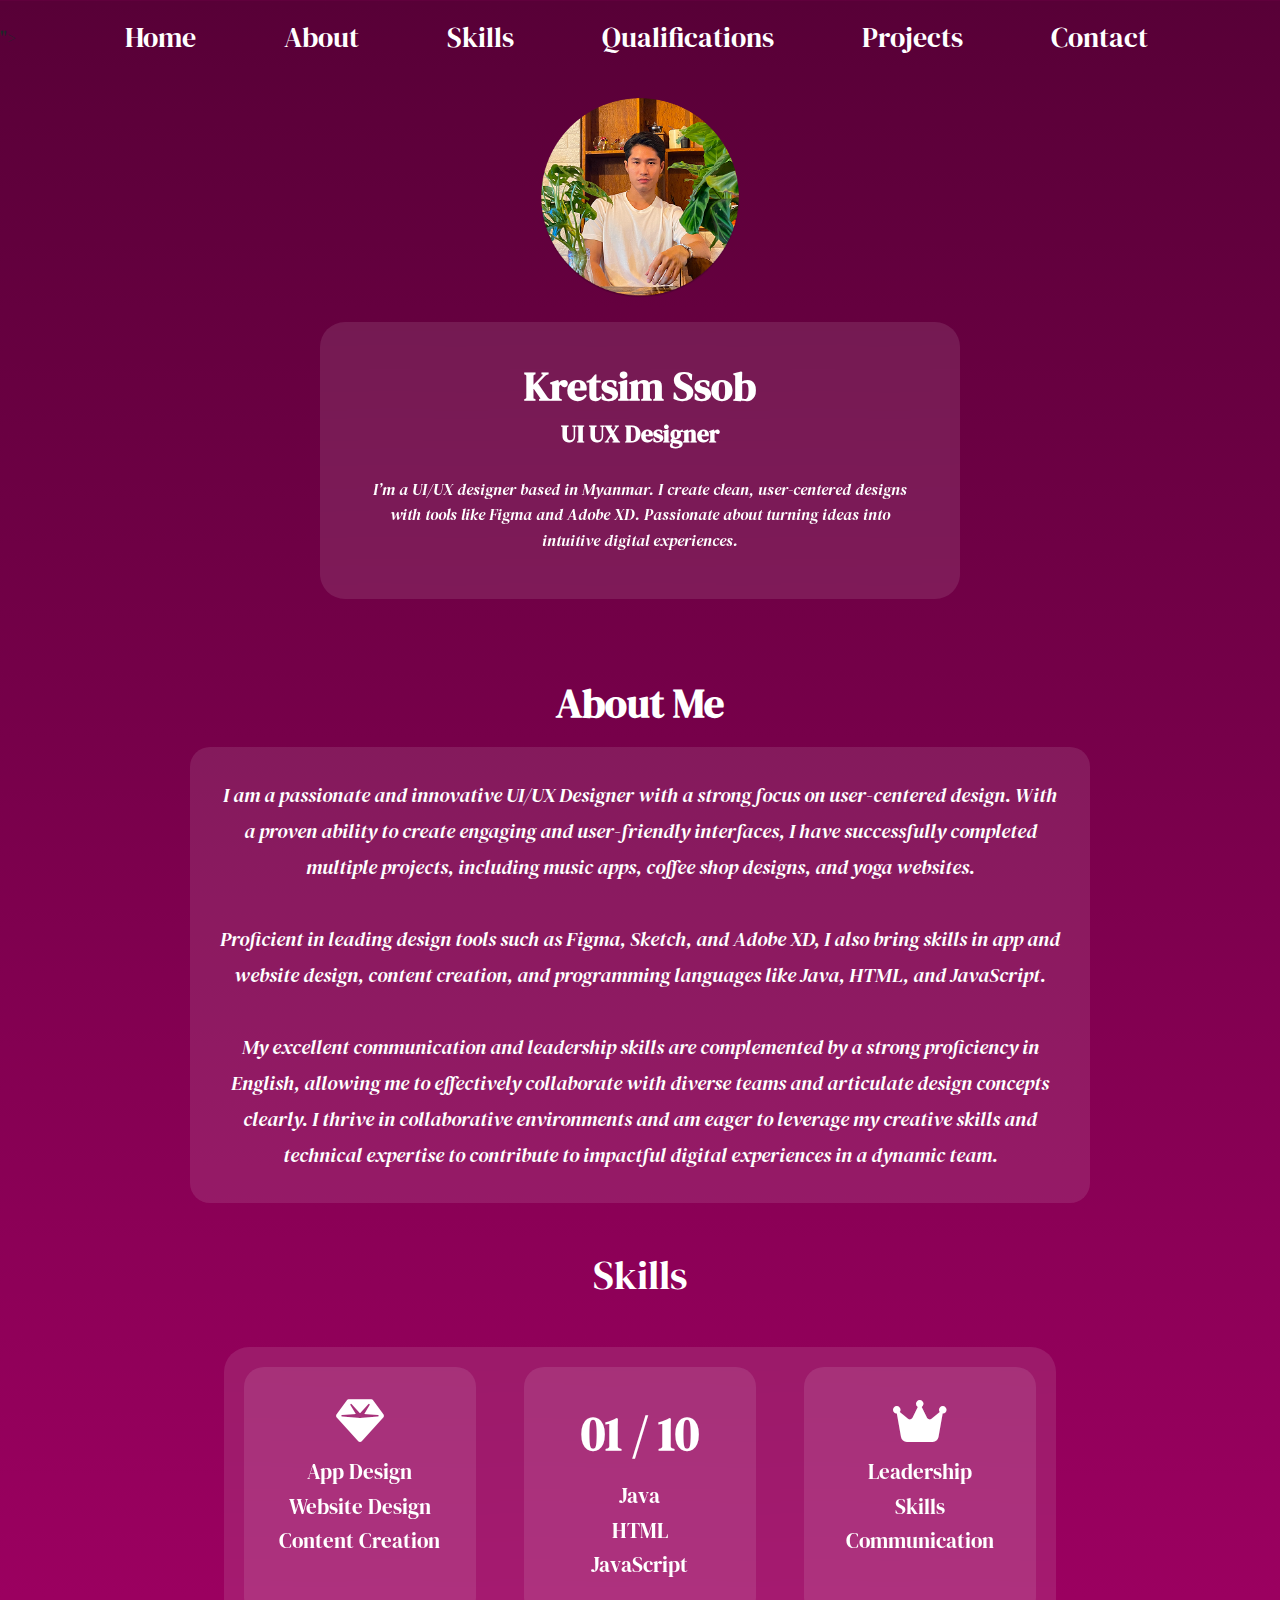
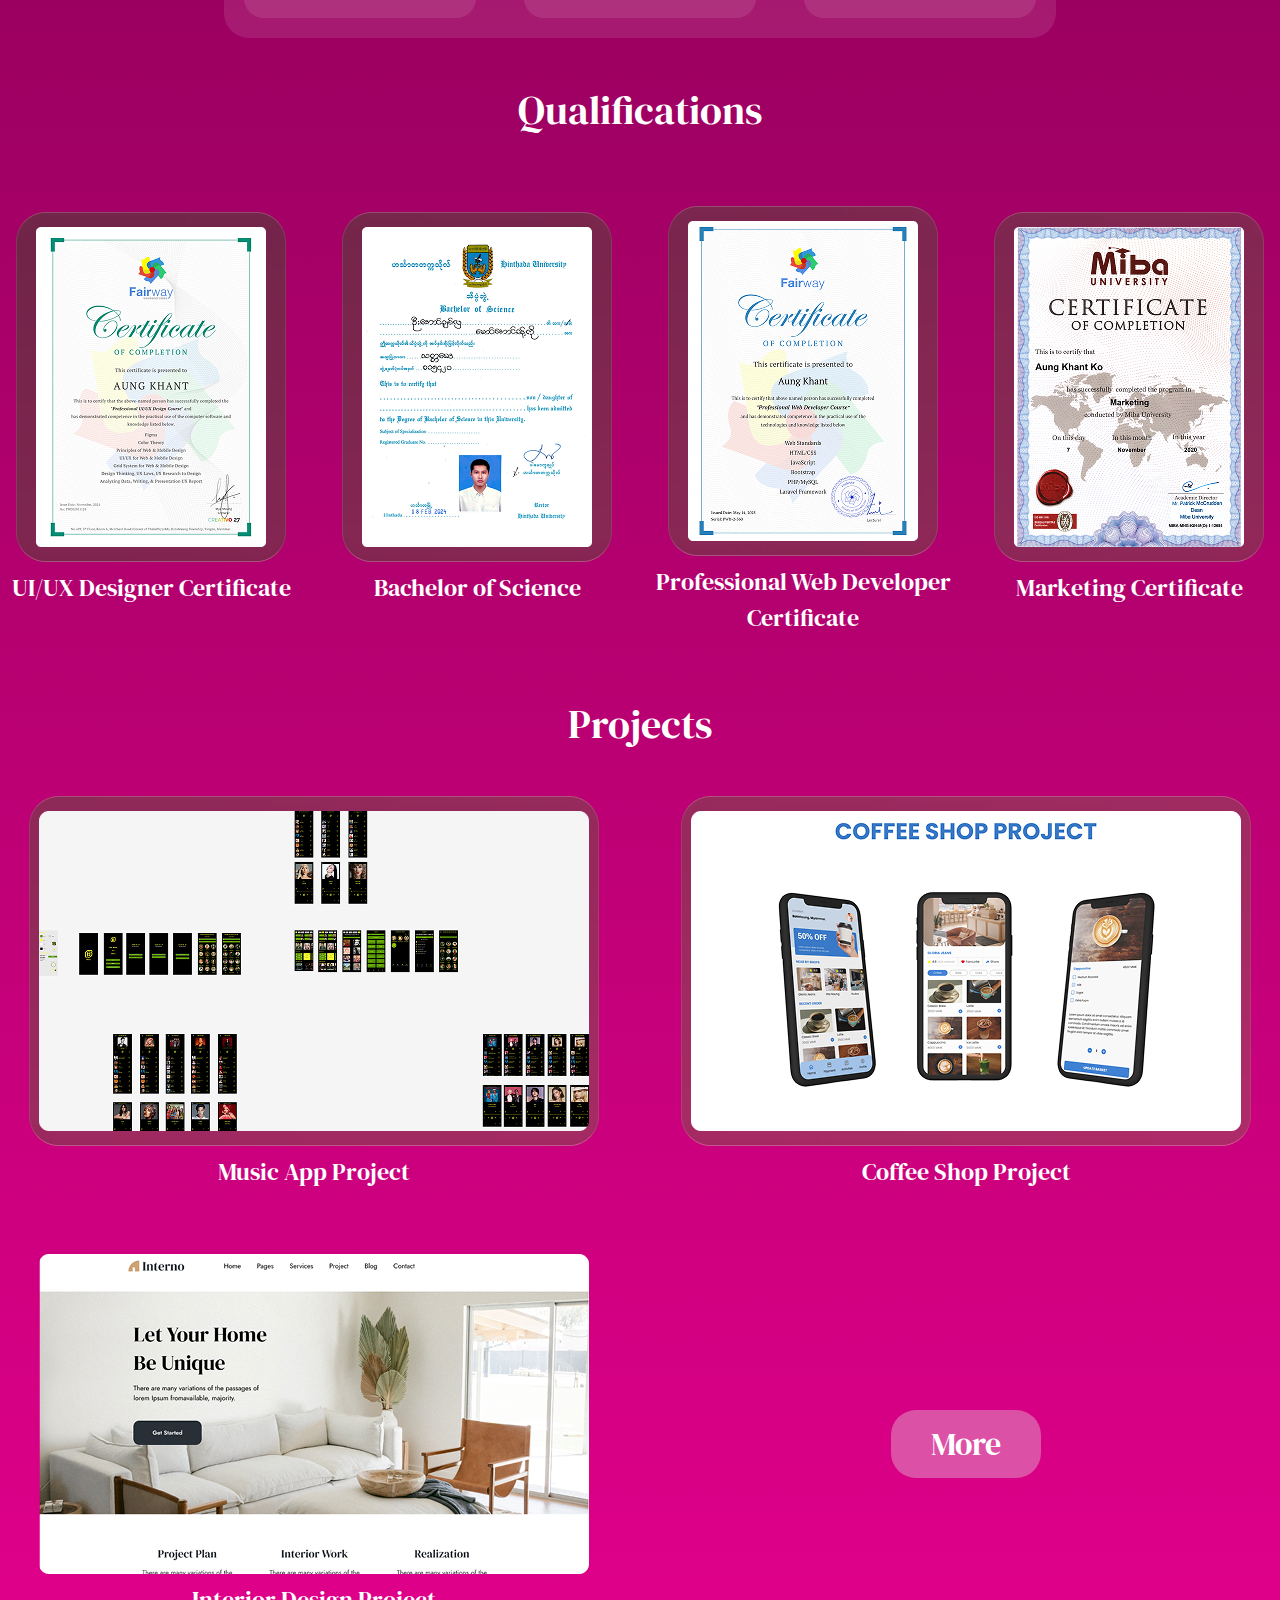
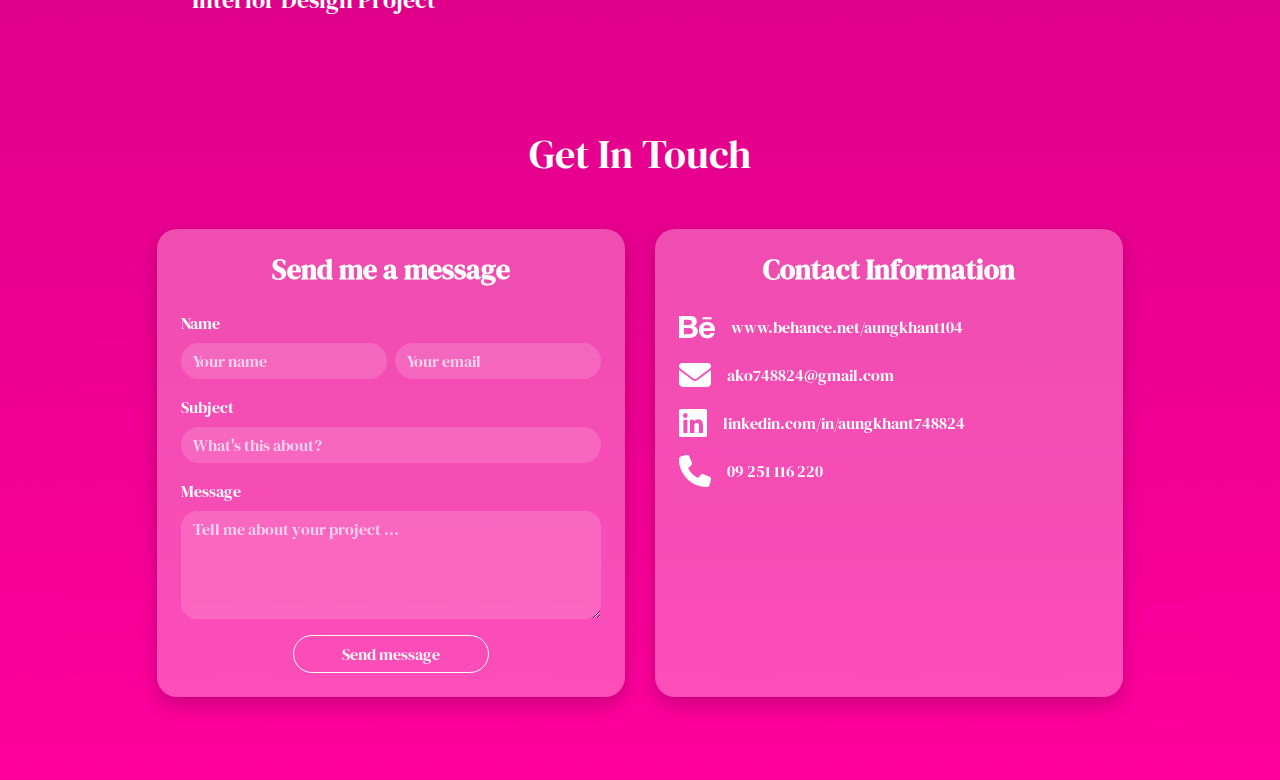
<file: index.html>
<!DOCTYPE html>
<html lang="en">

<head>
    <meta charset="UTF-8">
    <meta name="viewport" content="width=device-width, initial-scale=1.0">
    <title>Kretsim | Portfolio</title>
    <link rel="stylesheet" href="css/bootstrap.min.css">
    <link rel="stylesheet" href="css/all.min.css">
    <link rel="stylesheet" href="css/style.css">
    <style>

    </style>
</head>

<body>
    <div class="container-fluid p-0">
        <nav class="navbar navbar-expand-lg navbar-light bg-trasnsparent"> ">
            <ul class="navbar-nav mx-auto fs-3 gap-5">
                <li class="nav-item active ">
                    <a class="nav-link text-white me-4" href="#">Home</a>
                </li>
                <li class="nav-item">
                    <a class="nav-link text-white me-4" href="#">About</a>
                </li>
                <li class="nav-item">
                    <a class="nav-link text-white me-4" href="#">Skills</a>
                </li>
                <li class="nav-item">
                    <a class="nav-link text-white me-4" href="#">Qualifications</a>
                </li>
                <li class="nav-item">
                    <a class="nav-link text-white me-4" href="#">Projects</a>
                </li>
                <li class="nav-item">
                    <a class="nav-link text-white me-4" href="#">Contact</a>
                </li>
            </ul>
    </div>
    </nav>
    </div>
    <section class="profile mt-4">
        <img src="images/Kretsim.png" alt="Profile Photo"
            class="mt-2 img-fluid mx-auto d-block rounded-circle mb-4" width="200" height="200">
        <div class="about-section mt-4 text-center text-white col-12 col-md-8 mx-auto">
            <h1>Kretsim Ssob</h1>
            <h2>UI UX Designer</h2>
            <p>
                I’m a UI/UX designer based in Myanmar. I create clean, user-centered designs
                with tools like Figma and Adobe XD. Passionate about turning ideas into
                intuitive digital experiences.
            </p>
        </div>
    </section>

    <!-- About Me Section -->
    <section class="about mb-5" id="about">
        <h2 class="fs-1 text-white">About Me</h2>
        <p class="fs-5 text-white">
            I am a passionate and innovative UI/UX Designer with a strong focus on user-centered design.
            With a proven ability to create engaging and user-friendly interfaces, I have successfully completed
            multiple projects, including music apps, coffee shop designs, and yoga websites. <br><br>
            Proficient in leading design tools such as Figma, Sketch, and Adobe XD, I also bring skills in app
            and website design, content creation, and programming languages like Java, HTML, and JavaScript. <br><br>
            My excellent communication and leadership skills are complemented by a strong proficiency in English,
            allowing me to effectively collaborate with diverse teams and articulate design concepts clearly.
            I thrive in collaborative environments and am eager to leverage my creative skills and technical expertise
            to contribute to impactful digital experiences in a dynamic team.
        </p>
    </section>

    <!-- Skills Section -->
    <h2 class="text-white fs-1 text-center mx-auto">Skills</h2>
    <section class="skills mt-5 mb-5" id="skills">
        <div class="container text-center" style="width: 65%;">

            <div class="row g-5">
                <!-- Left Card -->
                <div class="col-12 col-md-4">
                    <div class="card">
                        <i class="fas fa-gem"></i>
                        <h3>App Design</h3>
                        <h3>Website Design</h3>
                        <h3>Content Creation</h3>
                    </div>
                </div>

                <!-- Middle Card -->
                <div class="col-12 col-md-4">
                    <div class="card">
                        <div class="big-number">01 / 10</div>
                        <h3>Java</h3>
                        <h3>HTML</h3>
                        <h3>JavaScript</h3>
                    </div>
                </div>

                <!-- Right Card -->
                <div class="col-12 col-md-4">
                    <div class="card">
                        <i class="fas fa-crown"></i>
                        <h3>Leadership</h3>
                        <h3>Skills</h3>
                        <h3>Communication</h3>
                    </div>
                </div>
            </div>
        </div>
    </section>

    <h1 class="fs-1 text-white text-center mx-auto mt-5">Qualifications</h1>
    <!-- Qualifications -->
    <div class="container-fluid p-0 mt-5">
        <div class="row">
            <div class="col-12 col-md-3 d-flex flex-column justify-content-center align-items-center">
                <img src="images/Certi-1.png" alt="UI/UX Design" class="img-fluid mb-2" style=" height: auto;">
                <p class="fs-4 text-white">UI/UX Designer Certificate</p>
            </div>
            <div class="col-12 col-md-3 d-flex flex-column justify-content-center align-items-center">
                <img src="images/Certi-2.png" alt="UI/UX Design" class="img-fluid mb-2" style=" height: auto;">
                <p class="fs-4 text-white">Bachelor of Science</p>
            </div>
            <div class="col-12 col-md-3 d-flex flex-column justify-content-center align-items-center">
                <img src="images/Certi-3.png" alt="UI/UX Design" class="img-fluid mt-4 mb-2"
                    style=" height: auto;">
                <p class="fs-4 text-white text-center">Professional Web Developer Certificate</p>
            </div>
            <div class="col-12 col-md-3 d-flex flex-column justify-content-center align-items-center">
                <img src="images/Certi-4.png" alt="UI/UX Design" class="img-fluid mb-2" style=" height: auto;">
                <p class="fs-4 text-white text-center">Marketing Certificate</p>
            </div>
        </div>
    </div>

    <h1 class="fs-1 text-white text-center mx-auto mt-5">Projects</h1>
    <div class="container-fluid p-0 mt-5">
        <div class="row">
            <div class="col-12 col-md-6 d-flex flex-column justify-content-center align-items-center mb-4">
                <img src="images/Frame 62.png" alt="UI/UX Design" class="img-fluid mb-2" style=" height: auto;">
                <p class="fs-4 text-white">Music App Project</p>
            </div>
            <div class="col-12 col-md-6 d-flex flex-column justify-content-center align-items-center mb-4">
                <img src="images/Frame 63.png" alt="UI/UX Design" class="img-fluid mb-2" style=" height: auto;">
                <p class="fs-4 text-white">Coffee Shop Project</p>
            </div>
            <div class="col-12 col-md-6 d-flex flex-column justify-content-center align-items-center mb-5">
                <img src="images/Frame 64.png" alt="UI/UX Design" class="img-fluid mt-4 mb-2"
                    style=" height: auto;">
                <p class="fs-4 text-white text-center">Interior Design Project</p>
            </div>
            <div class="col-12 col-md-6 d-flex flex-column justify-content-center align-items-center mb-4">
                <button class="custom-btn">More</button>
            </div>
        </div>
    </div>

    <h1 class="fs-1 text-white text-center mx-auto mt-5">Get In Touch</h1>

<!-- Get In Touch Section -->
<section class="contact-section mt-3 mb-5 text-white">
  <div class="container">
    <div class="row justify-content-center">
      
      <!-- Left: Contact Form -->
      <div class="col-12 col-md-5 p-4 contact-box">
        <h3 class="mb-4 text-center">Send me a message</h3>
        <form action="https://formspree.io/f/mzzakozq" method="post">
          <div class="mb-3">
            <label for="name" class="form-label">Name</label>
            <div class="d-flex gap-2">
              <input type="text" name="name" class="form-control rounded-pill" placeholder="Your name">
              <input type="email" name="email" class="form-control rounded-pill" placeholder="Your email">
            </div>
          </div>
          <div class="mb-3">
            <label for="subject" class="form-label">Subject</label>
            <input type="text" name="subject" class="form-control rounded-pill" placeholder="What's this about?">
          </div>
          <div class="mb-3">
            <label for="message" class="form-label">Message</label>
            <textarea class="form-control rounded-4" rows="4" name="message" placeholder="Tell me about your project ..."></textarea>
          </div>
          <div class="text-center">
            <button type="submit" class="btn btn-outline-light rounded-pill px-5">Send message</button>
          </div>
        </form>
      </div>

      <!-- Right: Contact Information -->
      <div class="col-12 col-md-5 p-4 contact-box">
        <h3 class="mb-4 text-center">Contact Information</h3>
        <p class="d-flex align-items-center gap-3">
          <i class="fab fa-behance fa-2x"></i>
          <a href="#" class="text-white text-decoration-none">www.behance.net/aungkhant104</a>
        </p>
        <p class="d-flex align-items-center gap-3">
          <i class="fas fa-envelope fa-2x"></i>
          <a href="mailto:ako748824@gmail.com" class="text-white text-decoration-none">ako748824@gmail.com</a>
        </p>
        <p class="d-flex align-items-center gap-3">
          <i class="fab fa-linkedin fa-2x"></i>
          <a href="#" class="text-white text-decoration-none">linkedin.com/in/aungkhant748824</a>
        </p>
        <p class="d-flex align-items-center gap-3">
          <i class="fas fa-phone fa-2x"></i>
          <span>09 251 116 220</span>
        </p>
      </div>
    </div>
  </div>
</section>

</body>
<script src="js/bootstrap.bundle.min.js"></script>

</html>
</file>
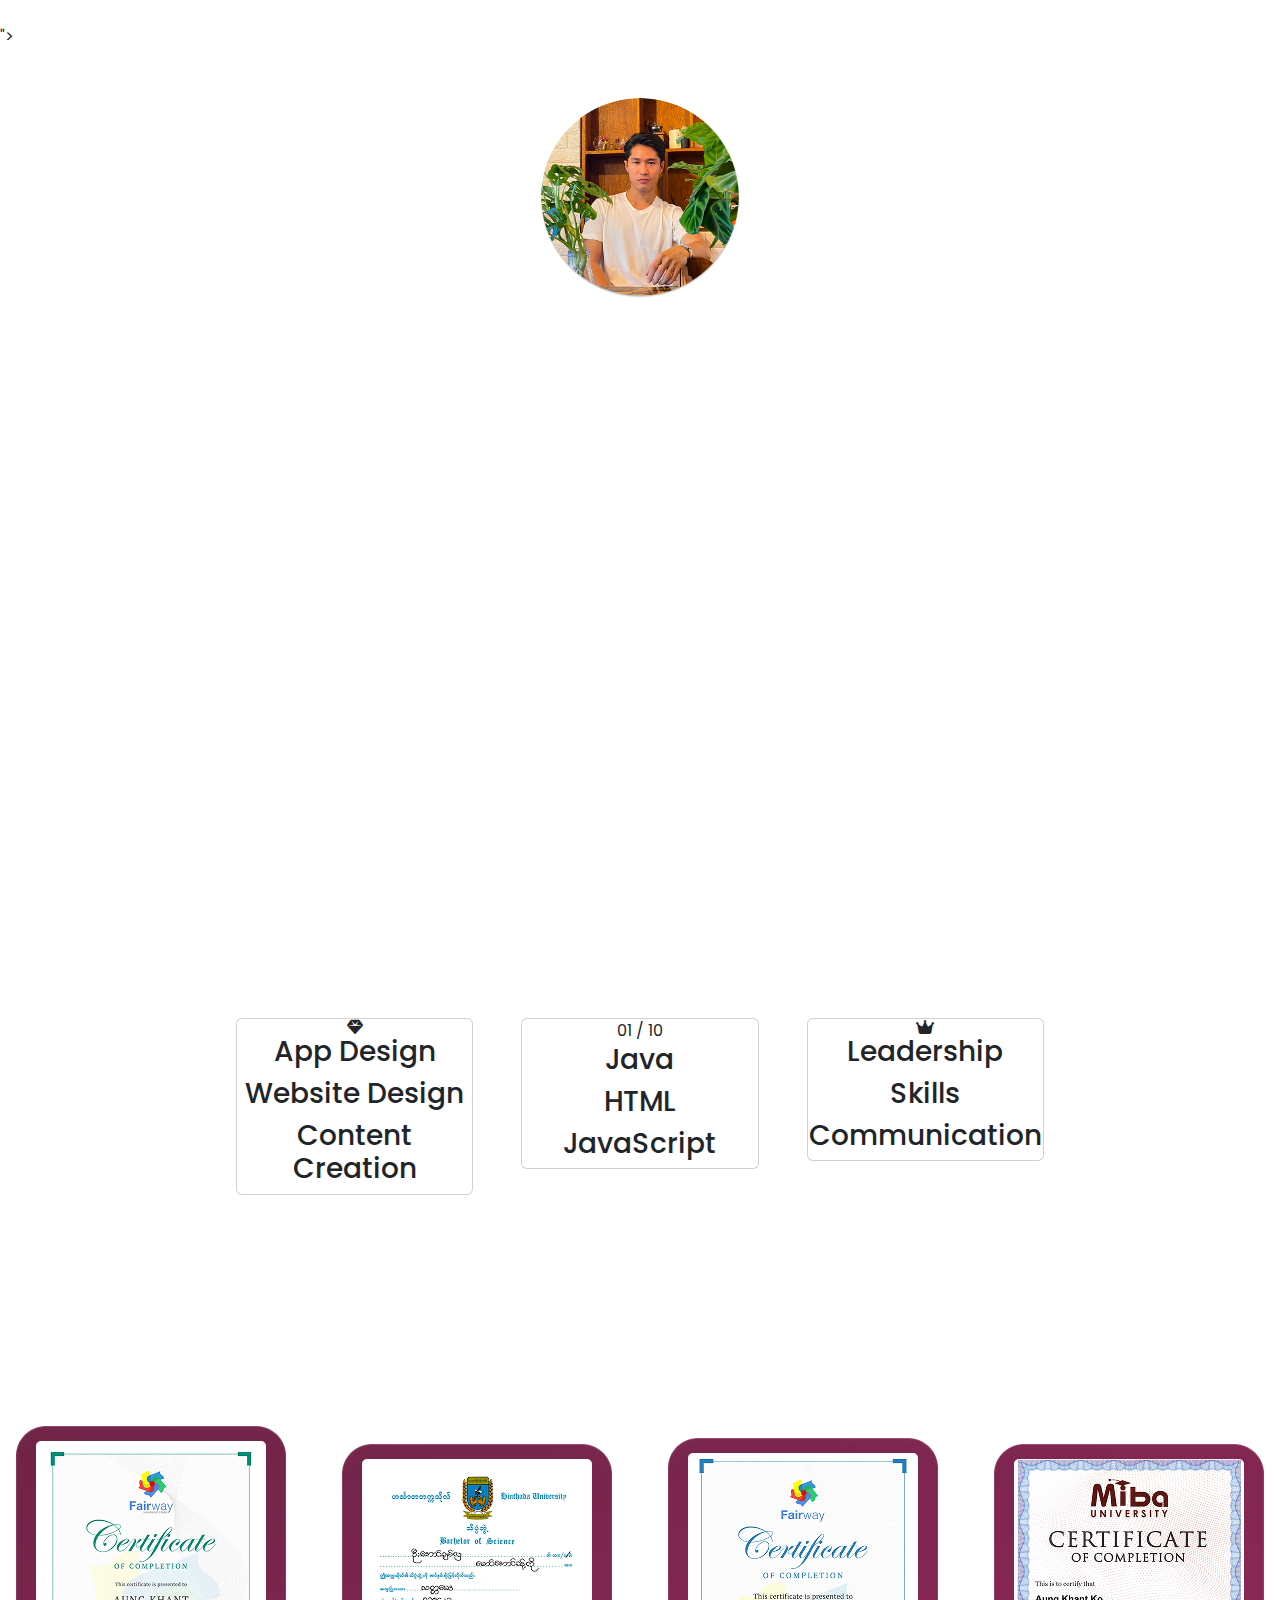
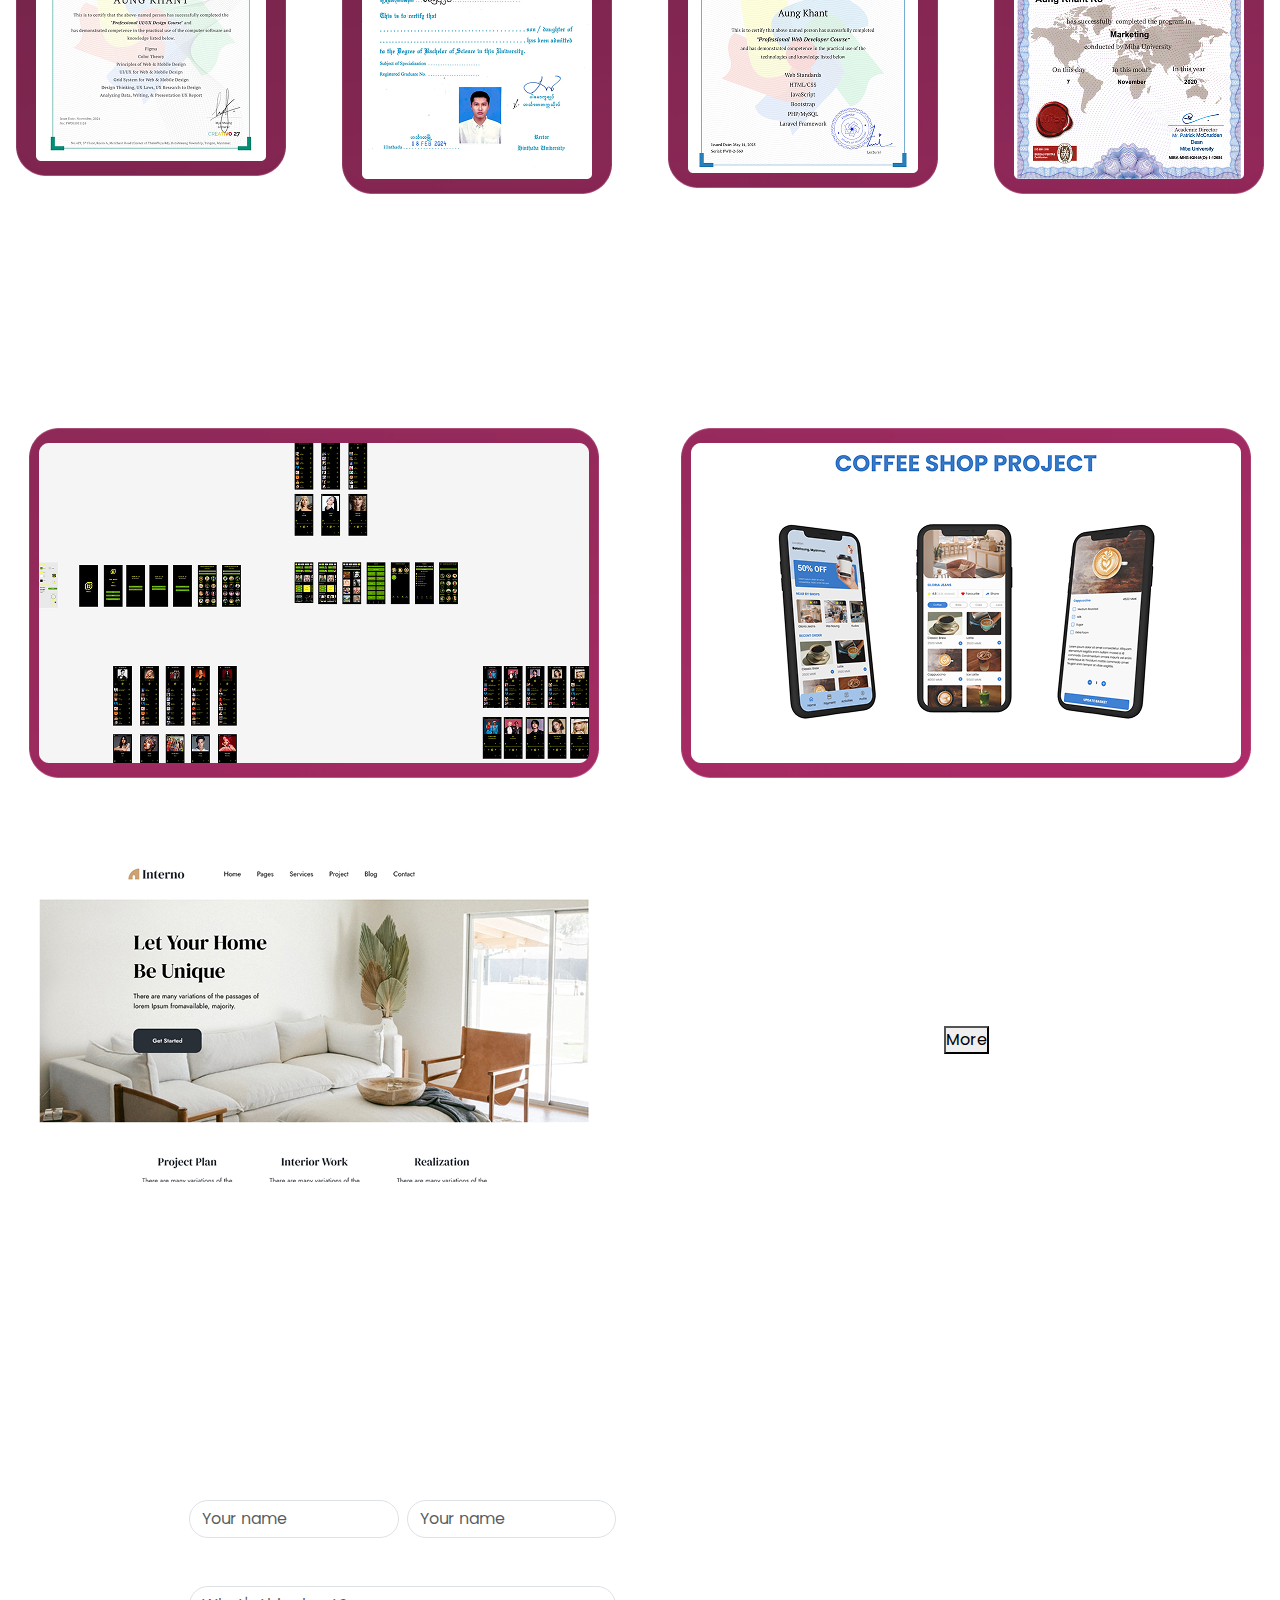
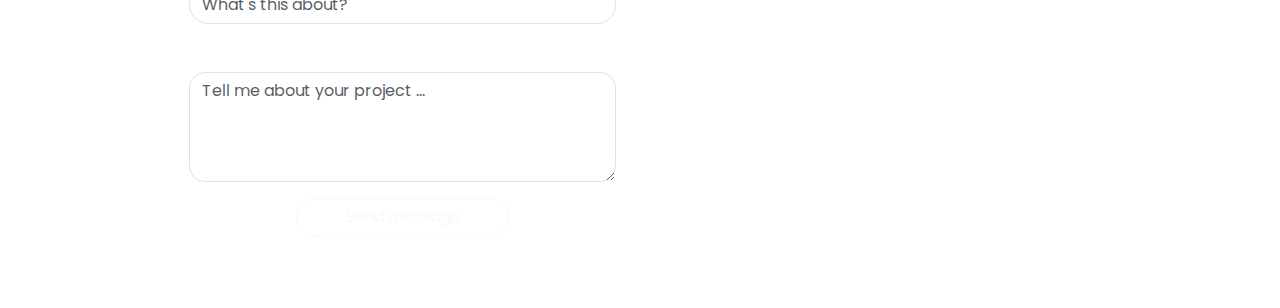
<file: public/index.html>
<!DOCTYPE html>
<html lang="en">

<head>
    <meta charset="UTF-8">
    <meta name="viewport" content="width=device-width, initial-scale=1.0">
    <title>Kretsim | Portfolio</title>
    <link rel="stylesheet" href="css/bootstrap.min.css">
    <link rel="stylesheet" href="css/all.min.css">
    <link rel="stylesheet" href="css/style.css">
    <style>

    </style>
</head>

<body>
    <div class="container-fluid p-0">
        <nav class="navbar navbar-expand-lg navbar-light bg-trasnsparent"> ">
            <ul class="navbar-nav mx-auto fs-3 gap-5">
                <li class="nav-item active ">
                    <a class="nav-link text-white me-4" href="#">Home</a>
                </li>
                <li class="nav-item">
                    <a class="nav-link text-white me-4" href="#">About</a>
                </li>
                <li class="nav-item">
                    <a class="nav-link text-white me-4" href="#">Skills</a>
                </li>
                <li class="nav-item">
                    <a class="nav-link text-white me-4" href="#">Qualifications</a>
                </li>
                <li class="nav-item">
                    <a class="nav-link text-white me-4" href="#">Projects</a>
                </li>
                <li class="nav-item">
                    <a class="nav-link text-white me-4" href="#">Contact</a>
                </li>
            </ul>
    </div>
    </nav>
    </div>
    <section class="profile mt-4">
        <img src="images/Kretsim.png" alt="Profile Photo"
            class="mt-2 img-fluid mx-auto d-block rounded-circle mb-4" width="200" height="200">
        <div class="about-section mt-4 text-center text-white">
            <h1>Kretsim Ssob</h1>
            <h2>UI UX Designer</h2>
            <p>
                I’m a UI/UX designer based in Myanmar. I create clean, user-centered designs
                with tools like Figma and Adobe XD. Passionate about turning ideas into
                intuitive digital experiences.
            </p>
        </div>
    </section>

    <!-- About Me Section -->
    <section class="about mb-5" id="about">
        <h2 class="fs-1 text-white">About Me</h2>
        <p class="fs-5 text-white">
            I am a passionate and innovative UI/UX Designer with a strong focus on user-centered design.
            With a proven ability to create engaging and user-friendly interfaces, I have successfully completed
            multiple projects, including music apps, coffee shop designs, and yoga websites. <br><br>
            Proficient in leading design tools such as Figma, Sketch, and Adobe XD, I also bring skills in app
            and website design, content creation, and programming languages like Java, HTML, and JavaScript. <br><br>
            My excellent communication and leadership skills are complemented by a strong proficiency in English,
            allowing me to effectively collaborate with diverse teams and articulate design concepts clearly.
            I thrive in collaborative environments and am eager to leverage my creative skills and technical expertise
            to contribute to impactful digital experiences in a dynamic team.
        </p>
    </section>

    <!-- Skills Section -->
    <h2 class="text-white fs-1 text-center mx-auto">Skills</h2>
    <section class="skills mt-5 mb-5" id="skills">
        <div class="container text-center" style="width: 65%; height: 300px;">

            <div class="row g-5">
                <!-- Left Card -->
                <div class="col-12 col-md-4">
                    <div class="card">
                        <i class="fas fa-gem"></i>
                        <h3>App Design</h3>
                        <h3>Website Design</h3>
                        <h3>Content Creation</h3>
                    </div>
                </div>

                <!-- Middle Card -->
                <div class="col-12 col-md-4">
                    <div class="card">
                        <div class="big-number">01 / 10</div>
                        <h3>Java</h3>
                        <h3>HTML</h3>
                        <h3>JavaScript</h3>
                    </div>
                </div>

                <!-- Right Card -->
                <div class="col-12 col-md-4">
                    <div class="card">
                        <i class="fas fa-crown"></i>
                        <h3>Leadership</h3>
                        <h3>Skills</h3>
                        <h3>Communication</h3>
                    </div>
                </div>
            </div>
        </div>
    </section>

    <h1 class="fs-1 text-white text-center mx-auto mt-5">Qualifications</h1>
    <!-- Qualifications -->
    <div class="container-fluid p-0 mt-5">
        <div class="row">
            <div class="col-12 col-md-3 d-flex flex-column justify-content-center align-items-center">
                <img src="images/Certi-1.png" alt="UI/UX Design" class="img-fluid mb-2" style=" height: auto;">
                <p class="fs-4 text-white">UI/UX Designer Certificate</p>
            </div>
            <div class="col-12 col-md-3 d-flex flex-column justify-content-center align-items-center">
                <img src="images/Certi-2.png" alt="UI/UX Design" class="img-fluid mb-2" style=" height: auto;">
                <p class="fs-4 text-white">Bachelor of Science</p>
            </div>
            <div class="col-12 col-md-3 d-flex flex-column justify-content-center align-items-center">
                <img src="images/Certi-3.png" alt="UI/UX Design" class="img-fluid mt-4 mb-2"
                    style=" height: auto;">
                <p class="fs-4 text-white text-center">Professional Web Developer Certificate</p>
            </div>
            <div class="col-12 col-md-3 d-flex flex-column justify-content-center align-items-center">
                <img src="images/Certi-4.png" alt="UI/UX Design" class="img-fluid mb-2" style=" height: auto;">
                <p class="fs-4 text-white text-center">Marketing Certificate</p>
            </div>
        </div>
    </div>

    <h1 class="fs-1 text-white text-center mx-auto mt-5">Projects</h1>
    <div class="container-fluid p-0 mt-5">
        <div class="row">
            <div class="col-12 col-md-6 d-flex flex-column justify-content-center align-items-center">
                <img src="images/Frame 62.png" alt="UI/UX Design" class="img-fluid mb-2" style=" height: auto;">
                <p class="fs-4 text-white">Music App Project</p>
            </div>
            <div class="col-12 col-md-6 d-flex flex-column justify-content-center align-items-center">
                <img src="images/Frame 63.png" alt="UI/UX Design" class="img-fluid mb-2" style=" height: auto;">
                <p class="fs-4 text-white">Coffee Shop Project</p>
            </div>
            <div class="col-12 col-md-6 d-flex flex-column justify-content-center align-items-center">
                <img src="images/Frame 64.png" alt="UI/UX Design" class="img-fluid mt-4 mb-2"
                    style=" height: auto;">
                <p class="fs-4 text-white text-center">Interior Design Project</p>
            </div>
            <div class="col-12 col-md-6 d-flex flex-column justify-content-center align-items-center">
                <button class="custom-btn">More</button>
            </div>
        </div>
    </div>

    <h1 class="fs-1 text-white text-center mx-auto mt-5">Get In Touch</h1>

<!-- Get In Touch Section -->
<section class="contact-section mt-5 mb-5 text-white">
  <div class="container">
    <div class="row justify-content-center">
      
      <!-- Left: Contact Form -->
      <div class="col-12 col-md-5 p-4 contact-box">
        <h3 class="mb-4 text-center">Send me a message</h3>
        <form>
          <div class="mb-3">
            <label for="name" class="form-label">Name</label>
            <div class="d-flex gap-2">
              <input type="text" class="form-control rounded-pill" placeholder="Your name">
              <input type="text" class="form-control rounded-pill" placeholder="Your name">
            </div>
          </div>
          <div class="mb-3">
            <label for="subject" class="form-label">Subject</label>
            <input type="text" class="form-control rounded-pill" placeholder="What's this about?">
          </div>
          <div class="mb-3">
            <label for="message" class="form-label">Message</label>
            <textarea class="form-control rounded-4" rows="4" placeholder="Tell me about your project ..."></textarea>
          </div>
          <div class="text-center">
            <button type="submit" class="btn btn-outline-light rounded-pill px-5">Send message</button>
          </div>
        </form>
      </div>

      <!-- Right: Contact Information -->
      <div class="col-12 col-md-5 p-4 contact-box">
        <h3 class="mb-4 text-center">Contact Information</h3>
        <p class="d-flex align-items-center gap-3">
          <i class="fab fa-behance fa-2x"></i>
          <a href="#" class="text-white text-decoration-none">www.behance.net/aungkhant104</a>
        </p>
        <p class="d-flex align-items-center gap-3">
          <i class="fas fa-envelope fa-2x"></i>
          <a href="mailto:ako748824@gmail.com" class="text-white text-decoration-none">ako748824@gmail.com</a>
        </p>
        <p class="d-flex align-items-center gap-3">
          <i class="fab fa-linkedin fa-2x"></i>
          <a href="#" class="text-white text-decoration-none">linkedin.com/in/aungkhant748824</a>
        </p>
        <p class="d-flex align-items-center gap-3">
          <i class="fas fa-phone fa-2x"></i>
          <span>09 251 116 220</span>
        </p>
      </div>
    </div>
  </div>
</section>

</body>
<script src="js/bootstrap.bundle.min.js"></script>

</html>
</file>
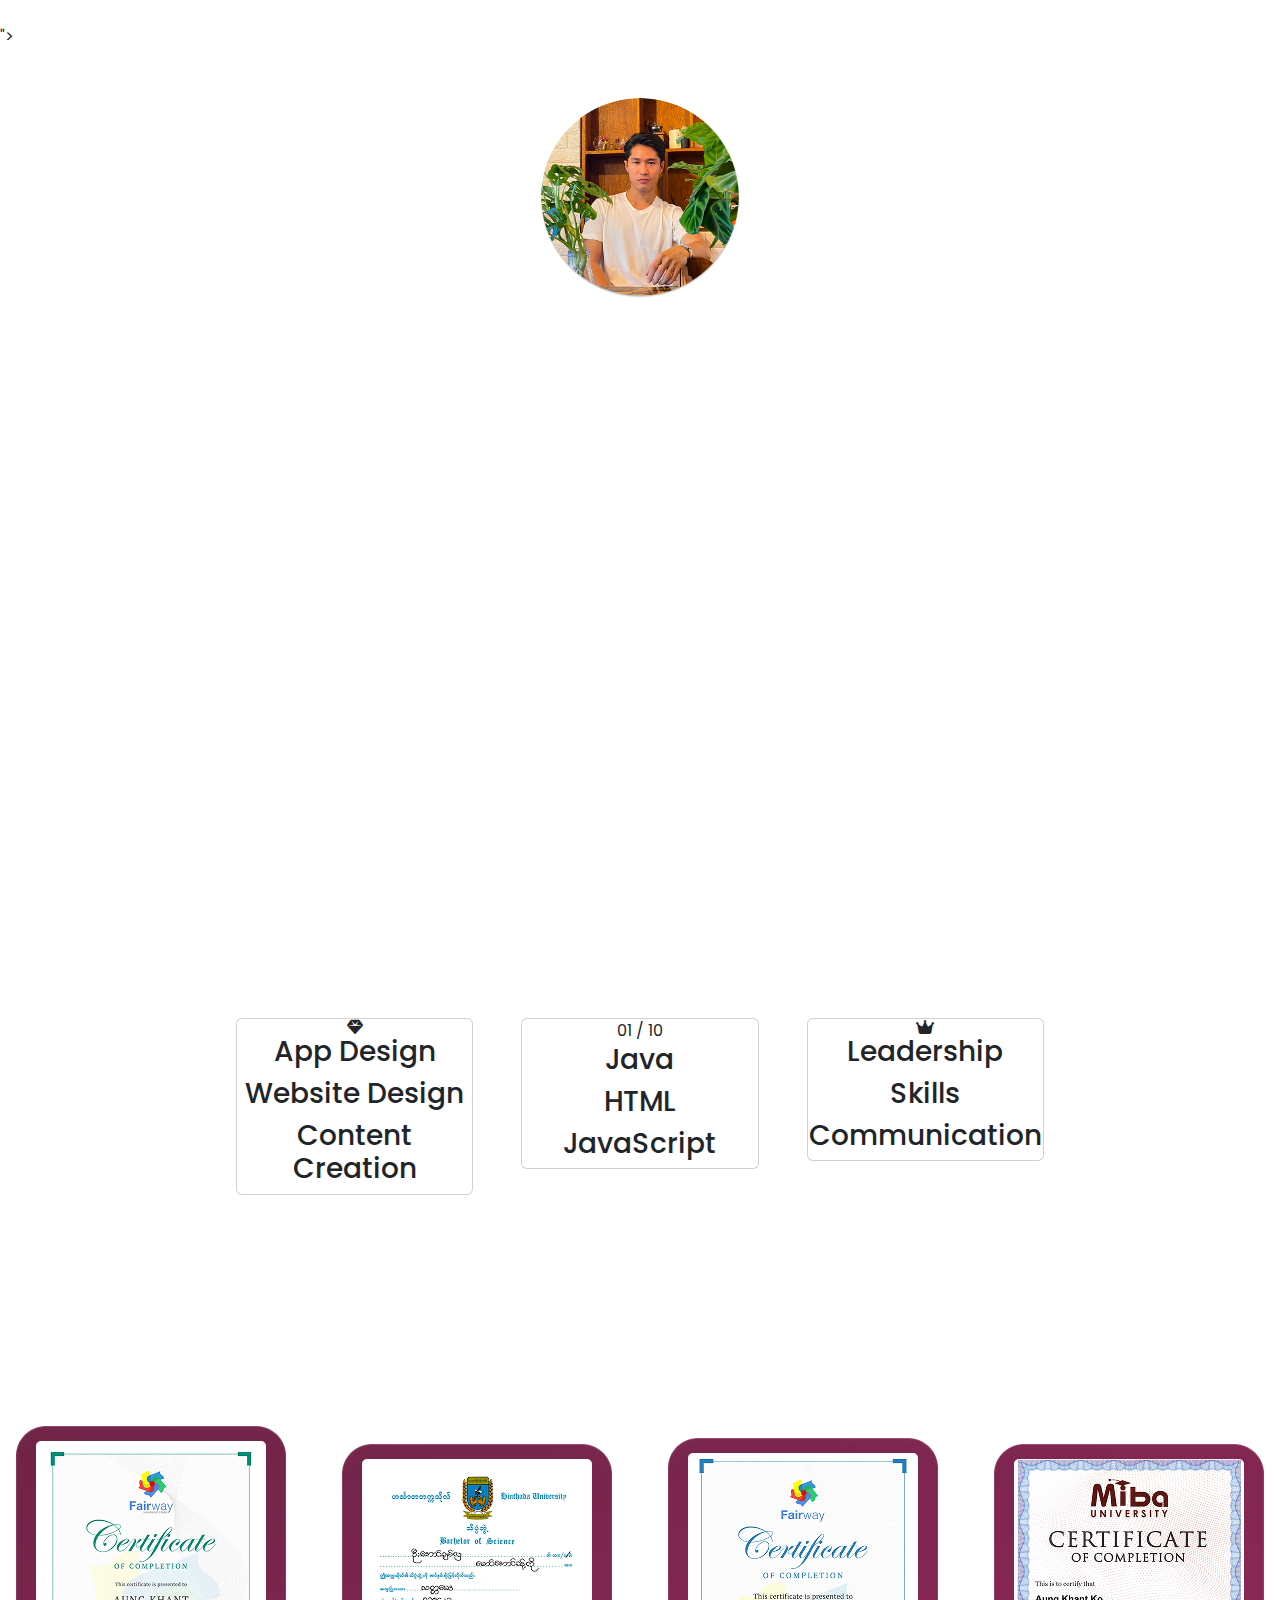
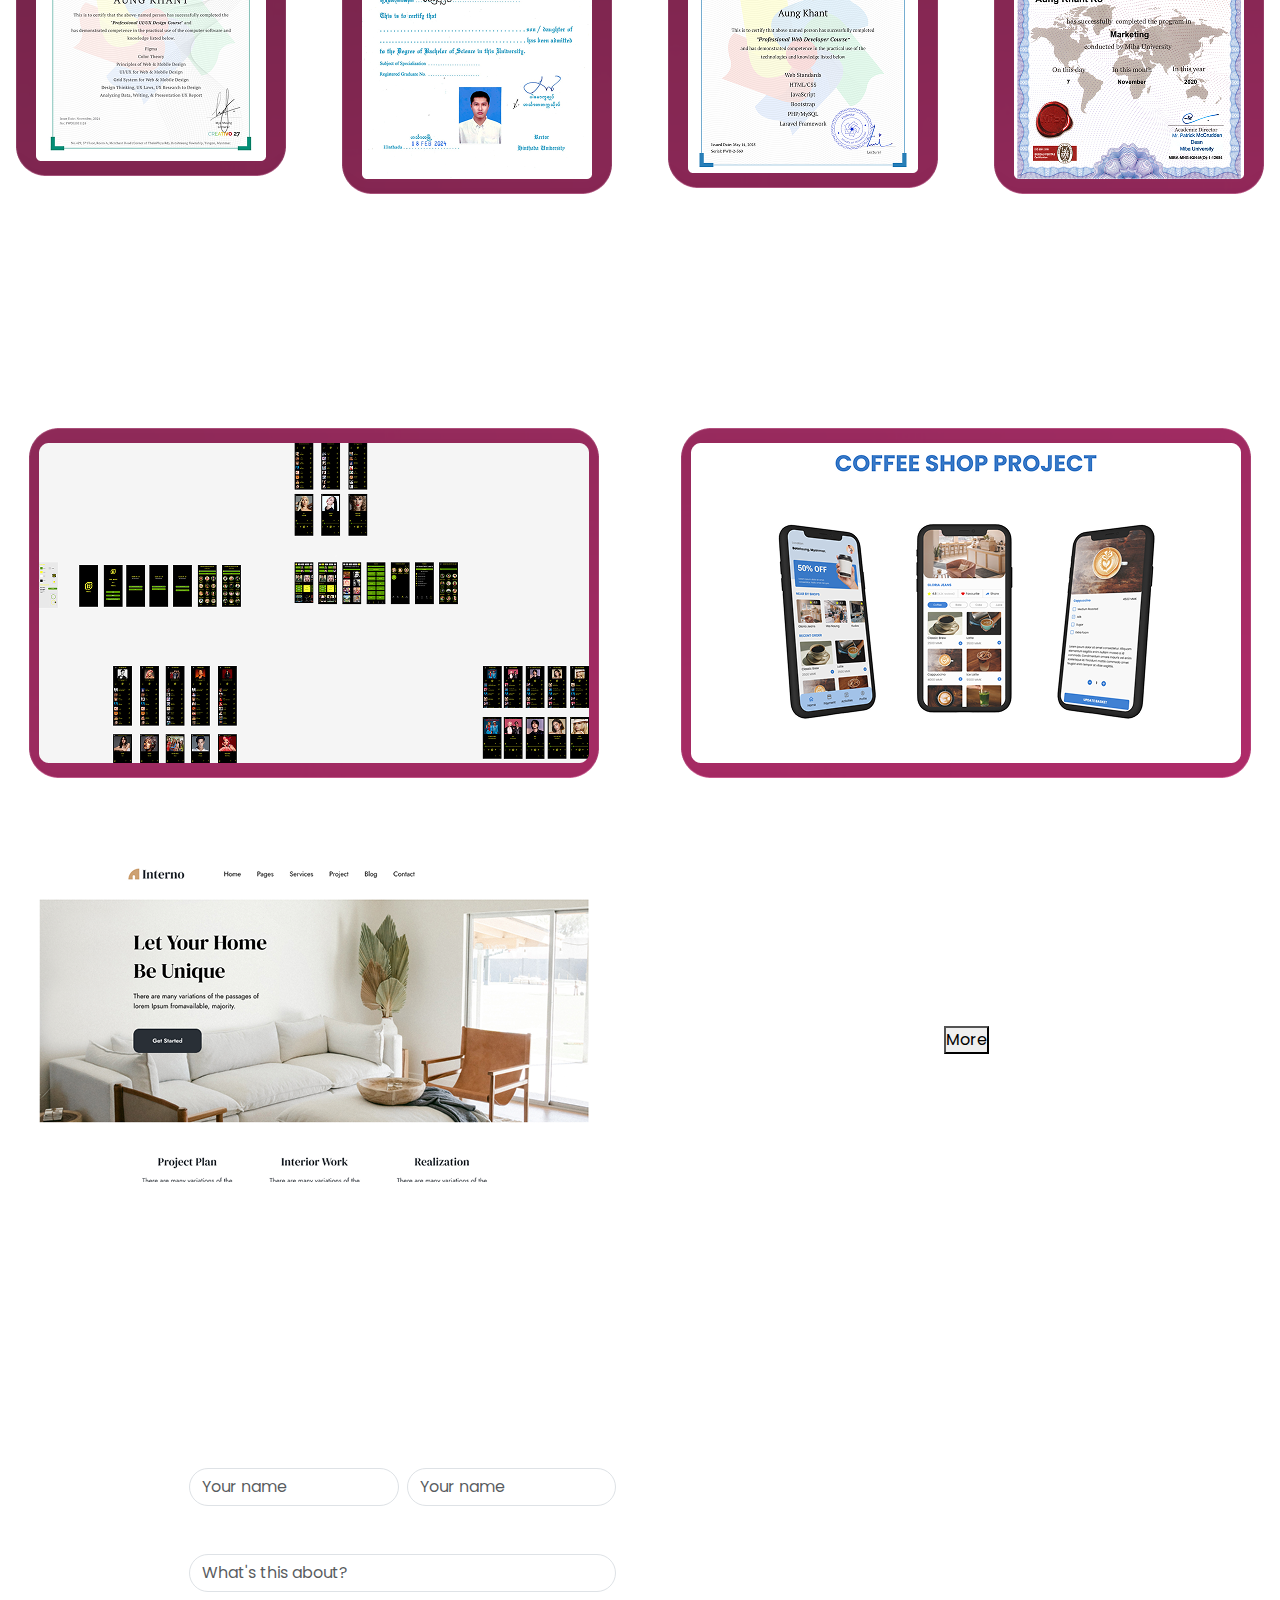
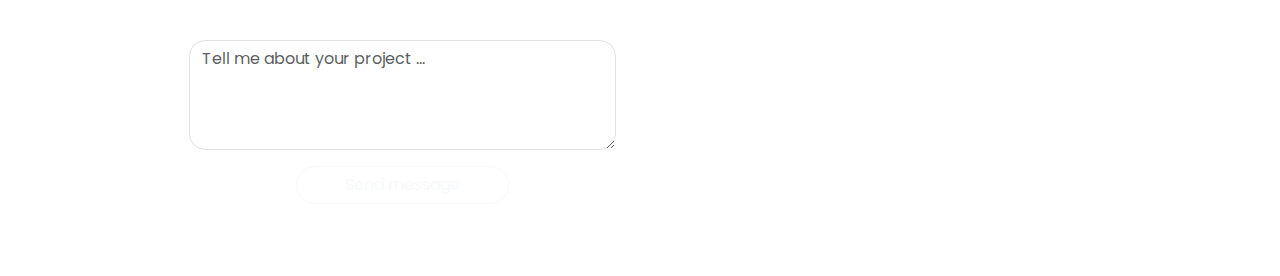
<file: public/src/index.html>
<!DOCTYPE html>
<html lang="en">

<head>
    <meta charset="UTF-8">
    <meta name="viewport" content="width=device-width, initial-scale=1.0">
    <title>Kretsim | Portfolio</title>
    <link rel="stylesheet" href="../css/bootstrap.min.css">
    <link rel="stylesheet" href="../css/all.min.css">
    <link rel="stylesheet" href="../css/style.css">
    <style>

    </style>
</head>

<body>
    <div class="container-fluid p-0">
        <nav class="navbar navbar-expand-lg navbar-light bg-trasnsparent"> ">
            <ul class="navbar-nav mx-auto fs-3 gap-5">
                <li class="nav-item active ">
                    <a class="nav-link text-white me-4" href="#">Home</a>
                </li>
                <li class="nav-item">
                    <a class="nav-link text-white me-4" href="#">About</a>
                </li>
                <li class="nav-item">
                    <a class="nav-link text-white me-4" href="#">Skills</a>
                </li>
                <li class="nav-item">
                    <a class="nav-link text-white me-4" href="#">Qualifications</a>
                </li>
                <li class="nav-item">
                    <a class="nav-link text-white me-4" href="#">Projects</a>
                </li>
                <li class="nav-item">
                    <a class="nav-link text-white me-4" href="#">Contact</a>
                </li>
            </ul>
    </div>
    </nav>
    </div>
    <section class="profile mt-4">
        <img src="../images/Kretsim.png" alt="Profile Photo"
            class="mt-2 img-fluid mx-auto d-block rounded-circle mb-4" width="200" height="200">
        <div class="about-section mt-4 text-center text-white">
            <h1>Kretsim Ssob</h1>
            <h2>UI UX Designer</h2>
            <p>
                I’m a UI/UX designer based in Myanmar. I create clean, user-centered designs
                with tools like Figma and Adobe XD. Passionate about turning ideas into
                intuitive digital experiences.
            </p>
        </div>
    </section>

    <!-- About Me Section -->
    <section class="about mb-5" id="about">
        <h2 class="fs-1 text-white">About Me</h2>
        <p class="fs-5 text-white">
            I am a passionate and innovative UI/UX Designer with a strong focus on user-centered design.
            With a proven ability to create engaging and user-friendly interfaces, I have successfully completed
            multiple projects, including music apps, coffee shop designs, and yoga websites. <br><br>
            Proficient in leading design tools such as Figma, Sketch, and Adobe XD, I also bring skills in app
            and website design, content creation, and programming languages like Java, HTML, and JavaScript. <br><br>
            My excellent communication and leadership skills are complemented by a strong proficiency in English,
            allowing me to effectively collaborate with diverse teams and articulate design concepts clearly.
            I thrive in collaborative environments and am eager to leverage my creative skills and technical expertise
            to contribute to impactful digital experiences in a dynamic team.
        </p>
    </section>

    <!-- Skills Section -->
    <h2 class="text-white fs-1 text-center mx-auto">Skills</h2>
    <section class="skills mt-5 mb-5" id="skills">
        <div class="container text-center" style="width: 65%; height: 300px;">

            <div class="row g-5">
                <!-- Left Card -->
                <div class="col-12 col-md-4">
                    <div class="card">
                        <i class="fas fa-gem"></i>
                        <h3>App Design</h3>
                        <h3>Website Design</h3>
                        <h3>Content Creation</h3>
                    </div>
                </div>

                <!-- Middle Card -->
                <div class="col-12 col-md-4">
                    <div class="card">
                        <div class="big-number">01 / 10</div>
                        <h3>Java</h3>
                        <h3>HTML</h3>
                        <h3>JavaScript</h3>
                    </div>
                </div>

                <!-- Right Card -->
                <div class="col-12 col-md-4">
                    <div class="card">
                        <i class="fas fa-crown"></i>
                        <h3>Leadership</h3>
                        <h3>Skills</h3>
                        <h3>Communication</h3>
                    </div>
                </div>
            </div>
        </div>
    </section>

    <h1 class="fs-1 text-white text-center mx-auto mt-5">Qualifications</h1>
    <!-- Qualifications -->
    <div class="container-fluid p-0 mt-5">
        <div class="row">
            <div class="col-12 col-md-3 d-flex flex-column justify-content-center align-items-center">
                <img src="../images/Certi-1.png" alt="UI/UX Design" class="img-fluid mb-2" style=" height: auto;">
                <p class="fs-4 text-white">UI/UX Designer Certificate</p>
            </div>
            <div class="col-12 col-md-3 d-flex flex-column justify-content-center align-items-center">
                <img src="../images/Certi-2.png" alt="UI/UX Design" class="img-fluid mb-2" style=" height: auto;">
                <p class="fs-4 text-white">Bachelor of Science</p>
            </div>
            <div class="col-12 col-md-3 d-flex flex-column justify-content-center align-items-center">
                <img src="../images/Certi-3.png" alt="UI/UX Design" class="img-fluid mt-4 mb-2"
                    style=" height: auto;">
                <p class="fs-4 text-white text-center">Professional Web Developer Certificate</p>
            </div>
            <div class="col-12 col-md-3 d-flex flex-column justify-content-center align-items-center">
                <img src="../images/Certi-4.png" alt="UI/UX Design" class="img-fluid mb-2" style=" height: auto;">
                <p class="fs-4 text-white text-center">Marketing Certificate</p>
            </div>
        </div>
    </div>

    <h1 class="fs-1 text-white text-center mx-auto mt-5">Projects</h1>
    <div class="container-fluid p-0 mt-5">
        <div class="row">
            <div class="col-12 col-md-6 d-flex flex-column justify-content-center align-items-center">
                <img src="../images/Frame 62.png" alt="UI/UX Design" class="img-fluid mb-2" style=" height: auto;">
                <p class="fs-4 text-white">Music App Project</p>
            </div>
            <div class="col-12 col-md-6 d-flex flex-column justify-content-center align-items-center">
                <img src="../images/Frame 63.png" alt="UI/UX Design" class="img-fluid mb-2" style=" height: auto;">
                <p class="fs-4 text-white">Coffee Shop Project</p>
            </div>
            <div class="col-12 col-md-6 d-flex flex-column justify-content-center align-items-center">
                <img src="../images/Frame 64.png" alt="UI/UX Design" class="img-fluid mt-4 mb-2"
                    style=" height: auto;">
                <p class="fs-4 text-white text-center">Interior Design Project</p>
            </div>
            <div class="col-12 col-md-6 d-flex flex-column justify-content-center align-items-center">
                <button class="custom-btn">More</button>
            </div>
        </div>
    </div>

    <h1 class="fs-1 text-white text-center mx-auto mt-5">Get In Touch</h1>

<!-- Get In Touch Section -->
<section class="contact-section mt-3 mb-5 text-white">
  <div class="container">
    <div class="row justify-content-center">
      
      <!-- Left: Contact Form -->
      <div class="col-12 col-md-5 p-4 contact-box">
        <h3 class="mb-4 text-center">Send me a message</h3>
        <form>
          <div class="mb-3">
            <label for="name" class="form-label">Name</label>
            <div class="d-flex gap-2">
              <input type="text" class="form-control rounded-pill" placeholder="Your name">
              <input type="text" class="form-control rounded-pill" placeholder="Your name">
            </div>
          </div>
          <div class="mb-3">
            <label for="subject" class="form-label">Subject</label>
            <input type="text" class="form-control rounded-pill" placeholder="What's this about?">
          </div>
          <div class="mb-3">
            <label for="message" class="form-label">Message</label>
            <textarea class="form-control rounded-4" rows="4" placeholder="Tell me about your project ..."></textarea>
          </div>
          <div class="text-center">
            <button type="submit" class="btn btn-outline-light rounded-pill px-5">Send message</button>
          </div>
        </form>
      </div>

      <!-- Right: Contact Information -->
      <div class="col-12 col-md-5 p-4 contact-box">
        <h3 class="mb-4 text-center">Contact Information</h3>
        <p class="d-flex align-items-center gap-3">
          <i class="fab fa-behance fa-2x"></i>
          <a href="#" class="text-white text-decoration-none">www.behance.net/aungkhant104</a>
        </p>
        <p class="d-flex align-items-center gap-3">
          <i class="fas fa-envelope fa-2x"></i>
          <a href="mailto:ako748824@gmail.com" class="text-white text-decoration-none">ako748824@gmail.com</a>
        </p>
        <p class="d-flex align-items-center gap-3">
          <i class="fab fa-linkedin fa-2x"></i>
          <a href="#" class="text-white text-decoration-none">linkedin.com/in/aungkhant748824</a>
        </p>
        <p class="d-flex align-items-center gap-3">
          <i class="fas fa-phone fa-2x"></i>
          <span>09 251 116 220</span>
        </p>
      </div>
    </div>
  </div>
</section>

</body>
<script src="../js/bootstrap.bundle.min.js"></script>

</html>
</file>
<file: css/style.css>
@import url('https://fonts.googleapis.com/css2?family=Poppins:wght@100;200;300;400;500;600;700;800;900&display=swap');

@import url('https://fonts.googleapis.com/css2?family=DM+Serif+Display:ital@0;1&family=Poppins:ital,wght@0,100;0,200;0,300;0,400;0,500;0,600;0,700;0,800;0,900;1,100;1,200;1,300;1,400;1,500;1,600;1,700;1,800;1,900&display=swap');

* {
  margin: 0;
  padding: 0;
  box-sizing: border-box;
  font-family: 'DM Serif Display', serif;
}

body {
  background: linear-gradient(to bottom, #580037 0%, #ff009d 100%);
  min-height: 100vh;
  z-index: 1;
}

.profile h1 {
  font-size: 2.5rem;
  margin-top: 20px;
  font-weight: bold;
}

.profile h2 {
  font-size: 1.5rem;
  margin-top: 10px;
  font-weight: bold;
}

.profile p {
  margin: 5px auto;
  max-width: 600px;
  font-size: 1rem;
  line-height: 1.6;
  font-style: italic;
  padding: 20px;
  border-radius: 10px;
}

.about-section {
  background: rgba(255, 255, 255, 0.1);
  backdrop-filter: blur(10px);
  padding: 20px 20px;
  border-radius: 25px;
  width: 50%;
  margin: 0 auto;
}

.container {
  background: rgba(255, 255, 255, 0.1);
  backdrop-filter: blur(10px);
  padding: 20px 20px;
  border-radius: 25px;
}

.about {
  text-align: center;
  margin: 80px auto;
  max-width: 900px;
}

.about h2 {
  font-size: 2rem;
  margin-bottom: 20px;
  font-weight: bold;
}

.about p {
  font-style: italic;
  line-height: 1.8;
  background: rgba(255, 255, 255, 0.1);
  padding: 30px;
  border-radius: 20px;
}

.card {
  background: rgba(255, 255, 255, 0.1);
  border: none;
  border-radius: 20px;
  color: white;
  text-align: center;
  padding: 30px;
  height: 100%;
}

.card i {
  font-size: 3rem;
  margin-bottom: 15px;
}

.card h3 {
  font-size: 1.3rem;
  margin-bottom: 10px;
}

.big-number {
  font-size: 3rem;
  font-weight: bold;
  margin-bottom: 15px;
}

.custom-btn {
  background-color: #e4e4e45b;
  color: white;
  border: none;
  padding: 10px 40px;
  border-radius: 25px;
  font-size: 2rem;
  cursor: pointer;
  transition: background-color 0.3s ease;
}

.custom-btn:hover {
  color: #d6cfd3;
}


/* Contact Section */

.contact-box {
  background: rgba(255, 255, 255, 0.301);
  border-radius: 20px;
  margin: 15px;
  box-shadow: 0px 8px 20px rgba(0, 0, 0, 0.2);
  backdrop-filter: blur(6px);
}

.contact-box h3 {
  font-weight: bold;
}

.contact-box input,
.contact-box textarea {
  background: rgba(255, 255, 255, 0.15);
  border: none;
  color: white;
}

.contact-box input::placeholder,
.contact-box textarea::placeholder {
  color: rgba(255, 255, 255, 0.7);
}

.contact-box input:focus,
.contact-box textarea:focus {
  outline: none;
  box-shadow: 0 0 5px rgba(255,255,255,0.5); 
  background: rgba(255, 255, 255, 0.2);   
  color: white;   
}

.contact-section .container {
  background-color:transparent;
}
</file>
<file: public/css/style.css>
@import url('https://fonts.googleapis.com/css2?family=Poppins:wght@100;200;300;400;500;600;700;800;900&display=swap');

*{
    margin: 0;
    padding: 0;
    box-sizing: border-box;
    font-family: 'Poppins', sans-serif;
}
</file>
